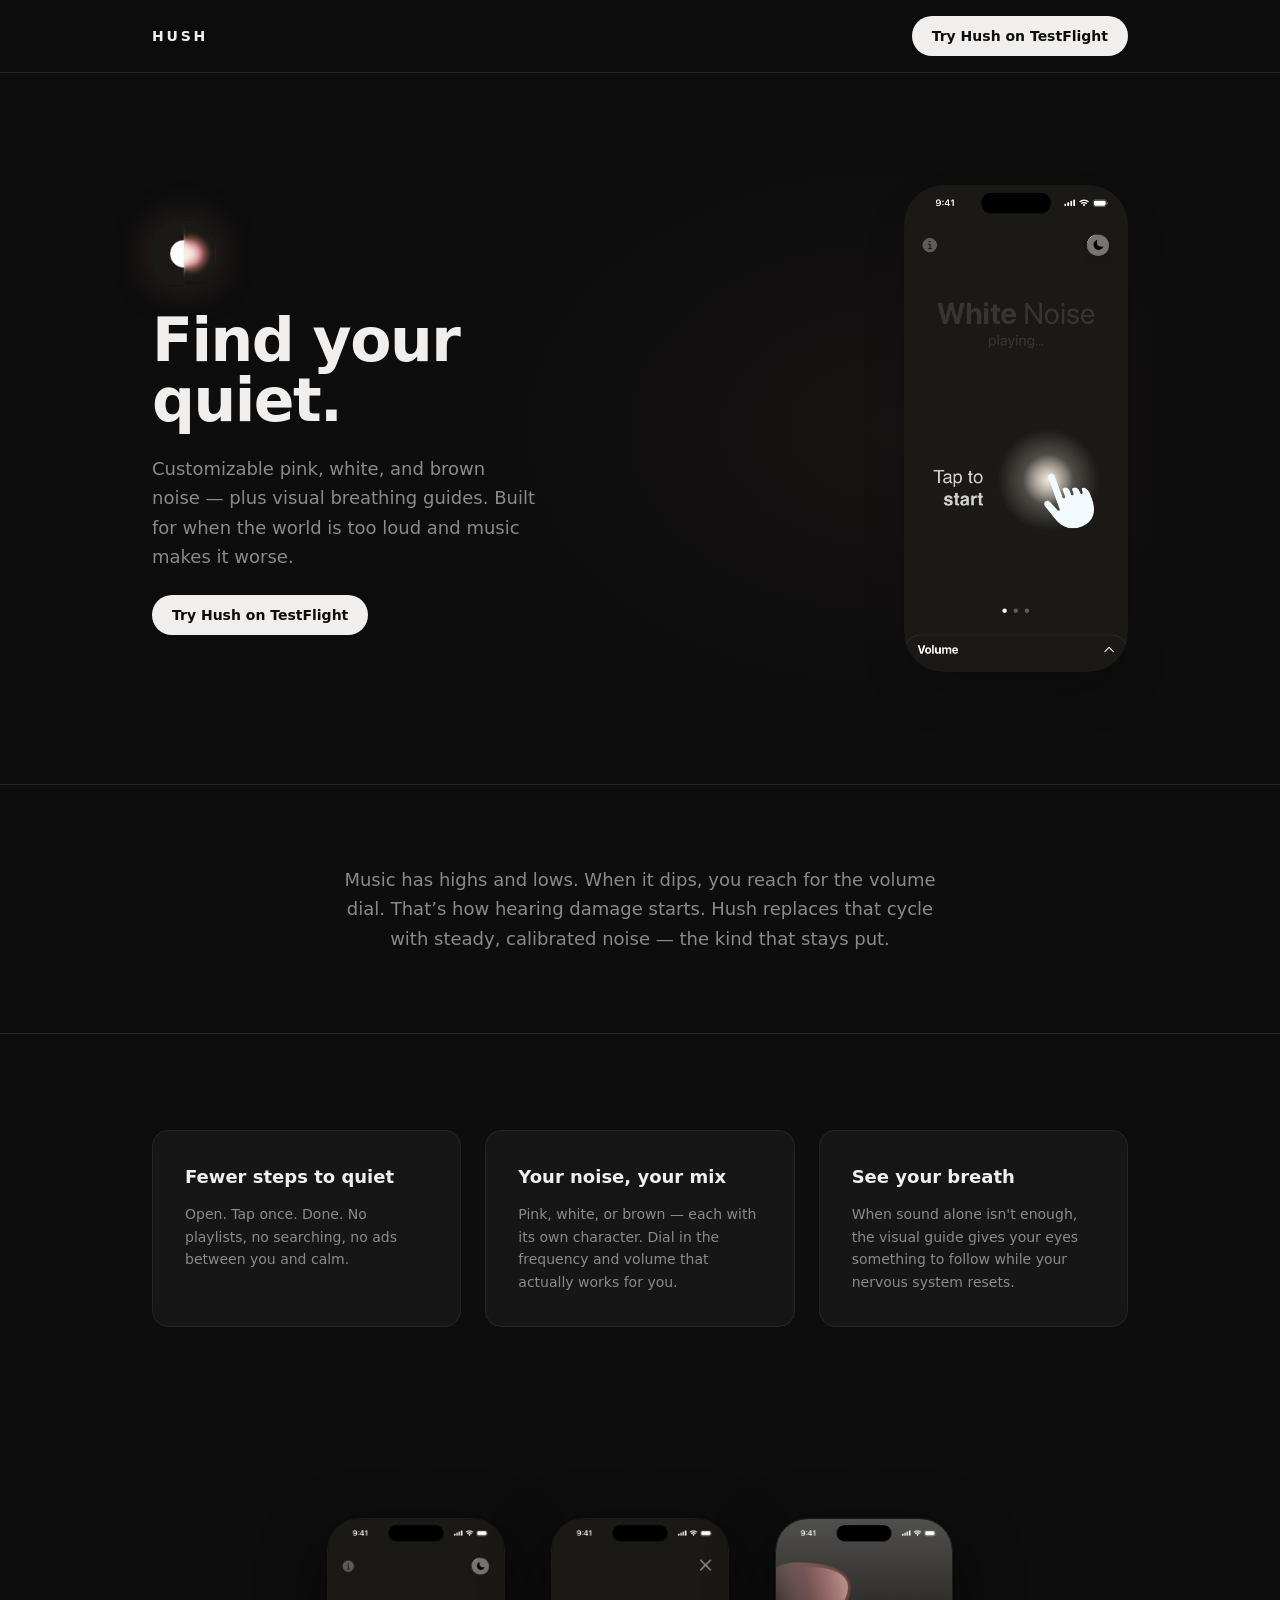
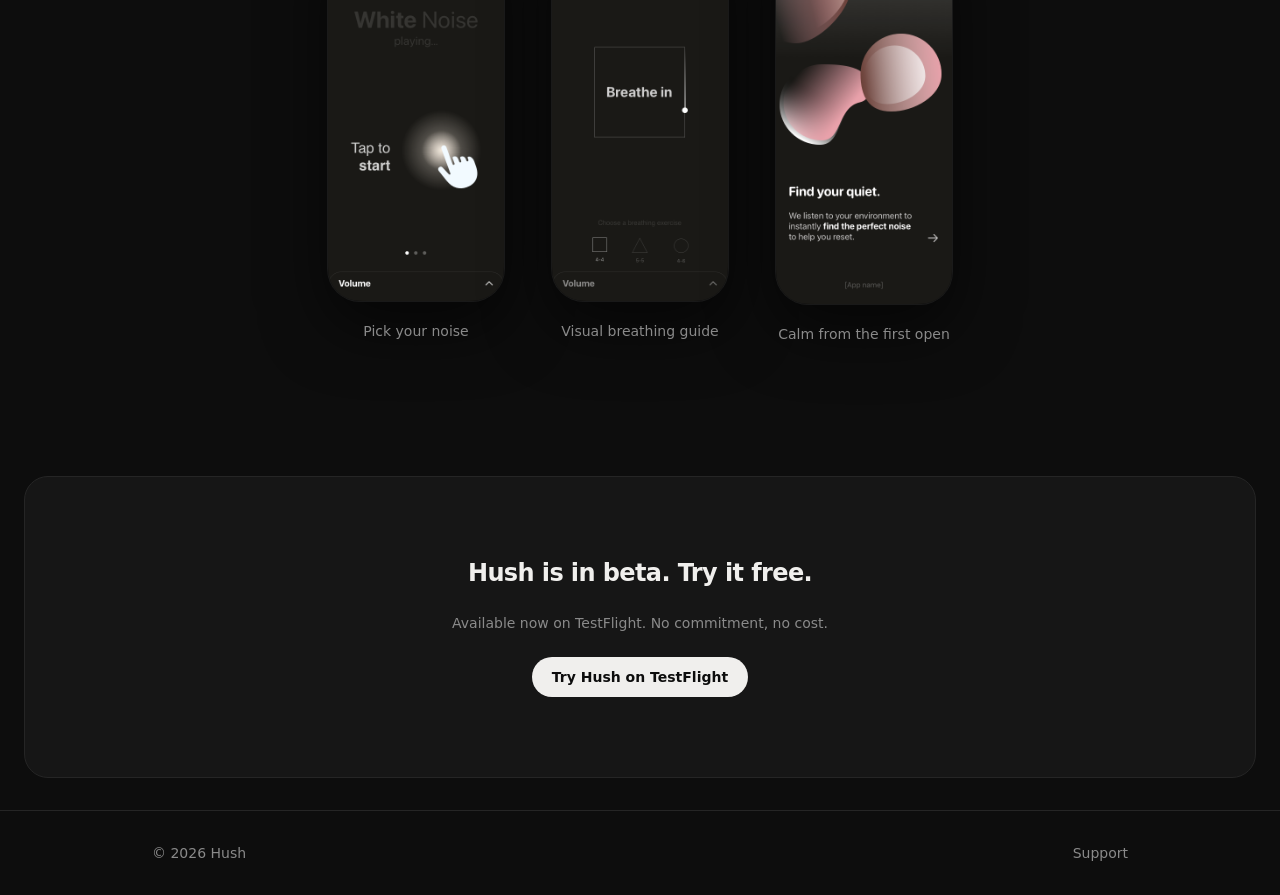
<file: docs/index.html>
<html lang="en-US">
	<head>
		<meta charset="utf-8"/>
		<meta content="width=device-width, initial-scale=1" name="viewport"/>
		<title>
			Hush — Find your quiet.
		</title>
		<meta content="Customizable pink, white, and brown noise — plus visual breathing guides. Built for overstimulated travelers." name="description"/>
		<meta property="og:title" content="Hush — Find your quiet.">
		<meta property="og:description" content="Customizable pink, white, and brown noise — plus visual breathing guides. Built for overstimulated travelers.">
		<meta property="og:type" content="website">
		<meta property="og:image" content="./static/assets/onboarding-screen.png">
		<meta name="twitter:card" content="summary_large_image">
		<meta name="twitter:title" content="Hush — Find your quiet.">
		<meta name="twitter:description" content="Customizable pink, white, and brown noise — plus visual breathing guides. Built for overstimulated travelers.">
		<link href="./static/style-eb7f01f4.css" rel="stylesheet"/>
	</head>
	<body>
		<header class="site-header">
			<div class="site-nav">
				<a class="site-title" href="/">Hush</a>
				<a class="cta-btn" href="https://testflight.apple.com/join/gzQWREQf">Try Hush on TestFlight</a>
			</div>
		</header>
		<main>
			<div class="hero">
				<div class="hero-content">
					<img alt="Hush app icon" class="app-icon" src="./static/assets/app-icon.png"/>
					<h1 class="hero-headline">
						Find your quiet.
					</h1>
					<p class="hero-sub">
						Customizable pink, white, and brown noise — plus visual breathing guides. Built for when the world is too loud and music makes it worse.
					</p>
					<a class="cta-btn" href="https://testflight.apple.com/join/gzQWREQf">Try Hush on TestFlight</a>
				</div>
				<div class="hero-screenshot">
					<img alt="Hush noise player" class="phone-frame" src="./static/assets/main-screen.png"/>
				</div>
			</div>
			<div class="problem-section">
				<div class="problem-inner">
					<p>Music has highs and lows. When it dips, you reach for the volume dial. That’s how hearing damage starts. Hush replaces that cycle with steady, calibrated noise — the kind that stays put.</p>
				</div>
			</div>
			<div class="features-section" id="features">
				<div class="section-inner">
					<div class="features-grid">
						<div class="feature-card">
							<h3>
								Fewer steps to quiet
							</h3>
							<p>
								Open. Tap once. Done. No playlists, no searching, no ads between you and calm.
							</p>
						</div>
						<div class="feature-card">
							<h3>
								Your noise, your mix
							</h3>
							<p>
								Pink, white, or brown — each with its own character. Dial in the frequency and volume that actually works for you.
							</p>
						</div>
						<div class="feature-card">
							<h3>
								See your breath
							</h3>
							<p>
								When sound alone isn&apos;t enough, the visual guide gives your eyes something to follow while your nervous system resets.
							</p>
						</div>
					</div>
				</div>
			</div>
			<div class="screenshots-section">
				<div class="section-inner">
					<div class="screenshots-grid">
						<div class="screenshot-item">
							<img alt="Pick your noise" class="screenshot-img" src="./static/assets/main-screen.png"/>
							<p class="screenshot-label">
								Pick your noise
							</p>
						</div>
						<div class="screenshot-item">
							<img alt="Visual breathing guide" class="screenshot-img" src="./static/assets/breathing-guide-screen.png"/>
							<p class="screenshot-label">
								Visual breathing guide
							</p>
						</div>
						<div class="screenshot-item">
							<img alt="Calm from the first open" class="screenshot-img" src="./static/assets/onboarding-screen.png"/>
							<p class="screenshot-label">
								Calm from the first open
							</p>
						</div>
					</div>
				</div>
			</div>
			<div class="cta-section">
				<div class="cta-inner">
					<h2>
						Hush is in beta. Try it free.
					</h2>
					<p class="cta-desc">
						Available now on TestFlight. No commitment, no cost.
					</p>
					<a class="cta-btn" href="https://testflight.apple.com/join/gzQWREQf">Try Hush on TestFlight</a>
				</div>
			</div>
		</main>
		<footer>
			<div class="footer-inner">
				<span>© 2026 Hush</span>
				<div class="footer-links">
					<a href="mailto:christofer.theodore@gmail.com">Support</a>
				</div>
			</div>
		</footer>
	</body>
</html>
</file>
<file: docs/static/style-eb7f01f4.css>
/*! tailwindcss v4.2.1 | MIT License | https://tailwindcss.com */
@layer properties{@supports (((-webkit-hyphens:none)) and (not (margin-trim:inline))) or ((-moz-orient:inline) and (not (color:rgb(from red r g b)))){*,:before,:after,::backdrop{--tw-rotate-x:initial;--tw-rotate-y:initial;--tw-rotate-z:initial;--tw-skew-x:initial;--tw-skew-y:initial;--tw-font-weight:initial;--tw-tracking:initial;--tw-leading:initial;--tw-border-style:solid;--tw-backdrop-blur:initial;--tw-backdrop-brightness:initial;--tw-backdrop-contrast:initial;--tw-backdrop-grayscale:initial;--tw-backdrop-hue-rotate:initial;--tw-backdrop-invert:initial;--tw-backdrop-opacity:initial;--tw-backdrop-saturate:initial;--tw-backdrop-sepia:initial;--tw-shadow:0 0 #0000;--tw-shadow-color:initial;--tw-shadow-alpha:100%;--tw-inset-shadow:0 0 #0000;--tw-inset-shadow-color:initial;--tw-inset-shadow-alpha:100%;--tw-ring-color:initial;--tw-ring-shadow:0 0 #0000;--tw-inset-ring-color:initial;--tw-inset-ring-shadow:0 0 #0000;--tw-ring-inset:initial;--tw-ring-offset-width:0px;--tw-ring-offset-color:#fff;--tw-ring-offset-shadow:0 0 #0000}}}@layer theme{:root,:host{--font-sans:ui-sans-serif, system-ui, -apple-system, BlinkMacSystemFont, "Segoe UI", sans-serif;--font-mono:ui-monospace, SFMono-Regular, Menlo, Monaco, Consolas, "Liberation Mono", "Courier New", monospace;--color-white:#fff;--spacing:.25rem;--container-sm:24rem;--container-lg:32rem;--container-2xl:42rem;--container-3xl:48rem;--container-5xl:64rem;--text-sm:.875rem;--text-sm--line-height:calc(1.25 / .875);--text-lg:1.125rem;--text-lg--line-height:calc(1.75 / 1.125);--text-xl:1.25rem;--text-xl--line-height:calc(1.75 / 1.25);--text-2xl:1.5rem;--text-2xl--line-height:calc(2 / 1.5);--text-4xl:2.25rem;--text-4xl--line-height:calc(2.5 / 2.25);--text-5xl:3rem;--text-5xl--line-height:1;--text-6xl:3.75rem;--text-6xl--line-height:1;--font-weight-medium:500;--font-weight-semibold:600;--font-weight-bold:700;--tracking-tight:-.025em;--leading-relaxed:1.625;--radius-lg:.5rem;--radius-2xl:1rem;--radius-3xl:1.5rem;--default-transition-duration:.15s;--default-transition-timing-function:cubic-bezier(.4, 0, .2, 1);--default-font-family:var(--font-sans);--default-mono-font-family:var(--font-mono);--color-canvas:#0d0d0d;--color-surface:#161616;--color-ink:#f0efed;--color-muted:#8a8a8a;--color-line:#252525;--color-accent:#c47a7a}}@layer base{*,:after,:before,::backdrop{box-sizing:border-box;border:0 solid;margin:0;padding:0}::file-selector-button{box-sizing:border-box;border:0 solid;margin:0;padding:0}html,:host{-webkit-text-size-adjust:100%;tab-size:4;line-height:1.5;font-family:var(--default-font-family,ui-sans-serif, system-ui, sans-serif, "Apple Color Emoji", "Segoe UI Emoji", "Segoe UI Symbol", "Noto Color Emoji");font-feature-settings:var(--default-font-feature-settings,normal);font-variation-settings:var(--default-font-variation-settings,normal);-webkit-tap-highlight-color:transparent}hr{height:0;color:inherit;border-top-width:1px}abbr:where([title]){-webkit-text-decoration:underline dotted;text-decoration:underline dotted}h1,h2,h3,h4,h5,h6{font-size:inherit;font-weight:inherit}a{color:inherit;-webkit-text-decoration:inherit;-webkit-text-decoration:inherit;-webkit-text-decoration:inherit;text-decoration:inherit}b,strong{font-weight:bolder}code,kbd,samp,pre{font-family:var(--default-mono-font-family,ui-monospace, SFMono-Regular, Menlo, Monaco, Consolas, "Liberation Mono", "Courier New", monospace);font-feature-settings:var(--default-mono-font-feature-settings,normal);font-variation-settings:var(--default-mono-font-variation-settings,normal);font-size:1em}small{font-size:80%}sub,sup{vertical-align:baseline;font-size:75%;line-height:0;position:relative}sub{bottom:-.25em}sup{top:-.5em}table{text-indent:0;border-color:inherit;border-collapse:collapse}:-moz-focusring{outline:auto}progress{vertical-align:baseline}summary{display:list-item}ol,ul,menu{list-style:none}img,svg,video,canvas,audio,iframe,embed,object{vertical-align:middle;display:block}img,video{max-width:100%;height:auto}button,input,select,optgroup,textarea{font:inherit;font-feature-settings:inherit;font-variation-settings:inherit;letter-spacing:inherit;color:inherit;opacity:1;background-color:#0000;border-radius:0}::file-selector-button{font:inherit;font-feature-settings:inherit;font-variation-settings:inherit;letter-spacing:inherit;color:inherit;opacity:1;background-color:#0000;border-radius:0}:where(select:is([multiple],[size])) optgroup{font-weight:bolder}:where(select:is([multiple],[size])) optgroup option{padding-inline-start:20px}::file-selector-button{margin-inline-end:4px}::placeholder{opacity:1}@supports (not ((-webkit-appearance:-apple-pay-button))) or (contain-intrinsic-size:1px){::placeholder{color:currentColor}@supports (color:color-mix(in lab, red, red)){::placeholder{color:color-mix(in oklab, currentcolor 50%, transparent)}}}textarea{resize:vertical}::-webkit-search-decoration{-webkit-appearance:none}::-webkit-date-and-time-value{min-height:1lh;text-align:inherit}::-webkit-datetime-edit{display:inline-flex}::-webkit-datetime-edit-fields-wrapper{padding:0}::-webkit-datetime-edit{padding-block:0}::-webkit-datetime-edit-year-field{padding-block:0}::-webkit-datetime-edit-month-field{padding-block:0}::-webkit-datetime-edit-day-field{padding-block:0}::-webkit-datetime-edit-hour-field{padding-block:0}::-webkit-datetime-edit-minute-field{padding-block:0}::-webkit-datetime-edit-second-field{padding-block:0}::-webkit-datetime-edit-millisecond-field{padding-block:0}::-webkit-datetime-edit-meridiem-field{padding-block:0}::-webkit-calendar-picker-indicator{line-height:1}:-moz-ui-invalid{box-shadow:none}button,input:where([type=button],[type=reset],[type=submit]){appearance:button}::file-selector-button{appearance:button}::-webkit-inner-spin-button{height:auto}::-webkit-outer-spin-button{height:auto}[hidden]:where(:not([hidden=until-found])){display:none!important}*{box-sizing:border-box}html{scroll-behavior:smooth}body{background-color:var(--color-canvas);font-family:var(--font-sans);color:var(--color-ink);-webkit-font-smoothing:antialiased;-moz-osx-font-smoothing:grayscale}main{min-height:60vh}h1{font-size:var(--text-4xl);line-height:var(--tw-leading,var(--text-4xl--line-height));--tw-font-weight:var(--font-weight-bold);font-weight:var(--font-weight-bold);--tw-tracking:var(--tracking-tight);letter-spacing:var(--tracking-tight);color:var(--color-ink)}h2{font-size:var(--text-2xl);line-height:var(--tw-leading,var(--text-2xl--line-height));--tw-font-weight:var(--font-weight-semibold);font-weight:var(--font-weight-semibold);--tw-tracking:var(--tracking-tight);letter-spacing:var(--tracking-tight);color:var(--color-ink)}h3{font-size:var(--text-lg);line-height:var(--tw-leading,var(--text-lg--line-height));--tw-font-weight:var(--font-weight-semibold);font-weight:var(--font-weight-semibold);color:var(--color-ink)}p{--tw-leading:calc(var(--spacing) * 7);line-height:calc(var(--spacing) * 7);color:var(--color-muted)}a{transition-property:color,background-color,border-color,outline-color,text-decoration-color,fill,stroke,--tw-gradient-from,--tw-gradient-via,--tw-gradient-to;transition-timing-function:var(--tw-ease,var(--default-transition-timing-function));transition-duration:var(--tw-duration,var(--default-transition-duration))}ol,ul{margin-bottom:calc(var(--spacing) * 4);padding-left:calc(var(--spacing) * 6)}li{margin-bottom:calc(var(--spacing) * 1)}code{background-color:var(--color-surface);padding-inline:calc(var(--spacing) * 1.5);padding-block:calc(var(--spacing) * .5);color:var(--color-ink);border-radius:.25rem;font-size:.9em}pre{margin-bottom:calc(var(--spacing) * 4);border-radius:var(--radius-lg);background-color:var(--color-surface);padding:calc(var(--spacing) * 4);color:var(--color-ink);overflow-x:auto}pre code{padding:calc(var(--spacing) * 0);color:inherit;background-color:#0000}}@layer components{.site-header{top:calc(var(--spacing) * 0);z-index:50;border-bottom-style:var(--tw-border-style);border-bottom-width:1px;border-color:var(--color-line);background-color:#0d0d0df2;position:sticky}@supports (color:color-mix(in lab, red, red)){.site-header{background-color:color-mix(in oklab, var(--color-canvas) 95%, transparent)}}.site-header{--tw-backdrop-blur:blur(8px);-webkit-backdrop-filter:var(--tw-backdrop-blur,) var(--tw-backdrop-brightness,) var(--tw-backdrop-contrast,) var(--tw-backdrop-grayscale,) var(--tw-backdrop-hue-rotate,) var(--tw-backdrop-invert,) var(--tw-backdrop-opacity,) var(--tw-backdrop-saturate,) var(--tw-backdrop-sepia,);backdrop-filter:var(--tw-backdrop-blur,) var(--tw-backdrop-brightness,) var(--tw-backdrop-contrast,) var(--tw-backdrop-grayscale,) var(--tw-backdrop-hue-rotate,) var(--tw-backdrop-invert,) var(--tw-backdrop-opacity,) var(--tw-backdrop-saturate,) var(--tw-backdrop-sepia,)}.site-nav{max-width:var(--container-5xl);padding-inline:calc(var(--spacing) * 6);padding-block:calc(var(--spacing) * 4);justify-content:space-between;align-items:center;margin-inline:auto;display:flex}.site-title{font-size:var(--text-sm);line-height:var(--tw-leading,var(--text-sm--line-height));--tw-font-weight:var(--font-weight-bold);font-weight:var(--font-weight-bold);--tw-tracking:.2em;letter-spacing:.2em;color:var(--color-ink);text-transform:uppercase;text-decoration-line:none}@media (hover:hover){.site-title:hover{color:var(--color-accent);text-decoration-line:none}}.cta-btn{background-color:var(--color-ink);padding-inline:calc(var(--spacing) * 5);padding-block:calc(var(--spacing) * 2.5);font-size:var(--text-sm);line-height:var(--tw-leading,var(--text-sm--line-height));--tw-font-weight:var(--font-weight-semibold);font-weight:var(--font-weight-semibold);color:var(--color-canvas);transition-property:color,background-color,border-color,outline-color,text-decoration-color,fill,stroke,--tw-gradient-from,--tw-gradient-via,--tw-gradient-to;transition-timing-function:var(--tw-ease,var(--default-transition-timing-function));transition-duration:var(--tw-duration,var(--default-transition-duration));border-radius:3.40282e38px;align-items:center;text-decoration-line:none;display:inline-flex}@media (hover:hover){.cta-btn:hover{background-color:var(--color-white);text-decoration-line:none}}.section-inner{max-width:var(--container-5xl);padding-inline:calc(var(--spacing) * 6);margin-inline:auto}.hero{max-width:var(--container-5xl);align-items:center;gap:calc(var(--spacing) * 12);padding-inline:calc(var(--spacing) * 6);padding-block:calc(var(--spacing) * 28);flex-direction:column;margin-inline:auto;display:flex}@media (min-width:48rem){.hero{gap:calc(var(--spacing) * 20);flex-direction:row}}.hero{background:radial-gradient(60% 60% at 75%,#c47a7a0d 0%,#0000 70%)}.hero-content{align-items:center;gap:calc(var(--spacing) * 6);flex-direction:column;flex:1;display:flex}@media (min-width:48rem){.hero-content{align-items:flex-start}}.app-icon{height:calc(var(--spacing) * 16);width:calc(var(--spacing) * 16);border-radius:22px;box-shadow:0 0 40px #c47a7a40}.hero-headline{text-align:center;font-size:var(--text-5xl);line-height:var(--tw-leading,var(--text-5xl--line-height));--tw-font-weight:var(--font-weight-bold);font-weight:var(--font-weight-bold);--tw-tracking:var(--tracking-tight);letter-spacing:var(--tracking-tight);color:var(--color-ink)}@media (min-width:48rem){.hero-headline{text-align:left;font-size:var(--text-6xl);line-height:var(--tw-leading,var(--text-6xl--line-height))}}.hero-sub{max-width:var(--container-sm);text-align:center;font-size:var(--text-lg);line-height:var(--tw-leading,var(--text-lg--line-height));--tw-leading:var(--leading-relaxed);line-height:var(--leading-relaxed);color:var(--color-muted)}@media (min-width:48rem){.hero-sub{text-align:left}}.hero-screenshot{flex:1;justify-content:center;display:flex}@media (min-width:48rem){.hero-screenshot{justify-content:flex-end}}.phone-frame{width:calc(var(--spacing) * 52);--tw-shadow:0 25px 50px -12px var(--tw-shadow-color,#00000040);box-shadow:var(--tw-inset-shadow), var(--tw-inset-ring-shadow), var(--tw-ring-offset-shadow), var(--tw-ring-shadow), var(--tw-shadow);border-radius:2.5rem}@media (min-width:48rem){.phone-frame{width:calc(var(--spacing) * 56)}}.problem-section{border-block-style:var(--tw-border-style);border-block-width:1px;border-color:var(--color-line);padding-block:calc(var(--spacing) * 20)}.problem-inner{max-width:var(--container-2xl);padding-inline:calc(var(--spacing) * 6);text-align:center;margin-inline:auto}.problem-inner p{font-size:var(--text-lg);line-height:var(--tw-leading,var(--text-lg--line-height));--tw-leading:var(--leading-relaxed);line-height:var(--leading-relaxed);color:var(--color-muted)}.features-section{padding-block:calc(var(--spacing) * 24)}.features-grid{gap:calc(var(--spacing) * 6);display:grid}@media (min-width:48rem){.features-grid{grid-template-columns:repeat(3,minmax(0,1fr))}}.feature-card{border-radius:var(--radius-2xl);border-style:var(--tw-border-style);border-width:1px;border-color:var(--color-line);background-color:var(--color-surface);padding:calc(var(--spacing) * 8);transition-property:color,background-color,border-color,outline-color,text-decoration-color,fill,stroke,--tw-gradient-from,--tw-gradient-via,--tw-gradient-to;transition-timing-function:var(--tw-ease,var(--default-transition-timing-function));transition-duration:var(--tw-duration,var(--default-transition-duration))}@media (hover:hover){.feature-card:hover{border-color:var(--color-accent)}}.feature-card h3{margin-bottom:calc(var(--spacing) * 3)}.feature-card p{margin-bottom:calc(var(--spacing) * 0);font-size:var(--text-sm);line-height:var(--tw-leading,var(--text-sm--line-height));--tw-leading:var(--leading-relaxed);line-height:var(--leading-relaxed)}.screenshots-section{padding-block:calc(var(--spacing) * 24)}.screenshots-grid{justify-content:center;align-items:center;gap:calc(var(--spacing) * 12);flex-direction:column;display:flex}@media (min-width:48rem){.screenshots-grid{flex-direction:row;align-items:flex-start}}.screenshot-item{align-items:center;gap:calc(var(--spacing) * 4);flex-direction:column;display:flex}.screenshot-img{width:calc(var(--spacing) * 44);border-radius:2rem;box-shadow:0 0 0 1px #ffffff12,0 24px 64px #0009}.screenshot-label{margin-bottom:calc(var(--spacing) * 0);font-size:var(--text-sm);line-height:var(--tw-leading,var(--text-sm--line-height));color:var(--color-muted)}.cta-section{margin-inline:calc(var(--spacing) * 6);margin-block:calc(var(--spacing) * 8);border-radius:var(--radius-3xl);border-style:var(--tw-border-style);border-width:1px;border-color:var(--color-line);background-color:var(--color-surface)}.cta-inner{max-width:var(--container-lg);align-items:center;gap:calc(var(--spacing) * 5);padding-inline:calc(var(--spacing) * 8);padding-block:calc(var(--spacing) * 20);text-align:center;flex-direction:column;margin-inline:auto;display:flex}.cta-inner h2{margin-bottom:calc(var(--spacing) * 0)}.cta-desc{margin-bottom:calc(var(--spacing) * 0);font-size:var(--text-sm);line-height:var(--tw-leading,var(--text-sm--line-height));color:var(--color-muted)}.page,article{margin-inline:auto;margin-block:calc(var(--spacing) * 8);max-width:var(--container-3xl);border-radius:var(--radius-2xl);border-style:var(--tw-border-style);border-width:1px;border-color:var(--color-line);background-color:var(--color-surface);padding:calc(var(--spacing) * 8)}.tags{margin-bottom:calc(var(--spacing) * 5);gap:calc(var(--spacing) * 2);padding:calc(var(--spacing) * 0);flex-wrap:wrap;list-style-type:none;display:flex}.tags li{margin:calc(var(--spacing) * 0)}.tags a{background-color:var(--color-canvas);padding-inline:calc(var(--spacing) * 3);padding-block:calc(var(--spacing) * 1);font-size:var(--text-sm);line-height:var(--tw-leading,var(--text-sm--line-height));--tw-font-weight:var(--font-weight-medium);font-weight:var(--font-weight-medium);color:var(--color-muted);--tw-ring-shadow:var(--tw-ring-inset,) 0 0 0 calc(1px + var(--tw-ring-offset-width)) var(--tw-ring-color,currentcolor);box-shadow:var(--tw-inset-shadow), var(--tw-inset-ring-shadow), var(--tw-ring-offset-shadow), var(--tw-ring-shadow), var(--tw-shadow);--tw-ring-color:var(--color-line);border-radius:3.40282e38px;text-decoration-line:none}@media (hover:hover){.tags a:hover{color:var(--color-ink);text-decoration-line:none}}.article-card{border-bottom-style:var(--tw-border-style);border-bottom-width:1px;border-color:var(--color-line);padding-block:calc(var(--spacing) * 5)}.article-card:last-child{border-bottom-style:var(--tw-border-style);border-bottom-width:0}.article-card h2{margin:calc(var(--spacing) * 0);margin-bottom:calc(var(--spacing) * 2);font-size:var(--text-xl);line-height:var(--tw-leading,var(--text-xl--line-height))}.article-card p{margin:calc(var(--spacing) * 0)}footer{border-top-style:var(--tw-border-style);border-top-width:1px;border-color:var(--color-line);padding-block:calc(var(--spacing) * 8)}.footer-inner{max-width:var(--container-5xl);justify-content:space-between;align-items:center;gap:calc(var(--spacing) * 3);padding-inline:calc(var(--spacing) * 6);font-size:var(--text-sm);line-height:var(--tw-leading,var(--text-sm--line-height));color:var(--color-muted);flex-direction:column;margin-inline:auto;display:flex}@media (min-width:48rem){.footer-inner{flex-direction:row}}.footer-links{align-items:center;gap:calc(var(--spacing) * 6);display:flex}.footer-links a{color:var(--color-muted);text-decoration-line:none}@media (hover:hover){.footer-links a:hover{color:var(--color-ink);text-decoration-line:none}}}@layer utilities{.static{position:static}.end{inset-inline-end:var(--spacing)}.contents{display:contents}.transform{transform:var(--tw-rotate-x,) var(--tw-rotate-y,) var(--tw-rotate-z,) var(--tw-skew-x,) var(--tw-skew-y,)}.lowercase{text-transform:lowercase}}@property --tw-rotate-x{syntax:"*";inherits:false}@property --tw-rotate-y{syntax:"*";inherits:false}@property --tw-rotate-z{syntax:"*";inherits:false}@property --tw-skew-x{syntax:"*";inherits:false}@property --tw-skew-y{syntax:"*";inherits:false}@property --tw-font-weight{syntax:"*";inherits:false}@property --tw-tracking{syntax:"*";inherits:false}@property --tw-leading{syntax:"*";inherits:false}@property --tw-border-style{syntax:"*";inherits:false;initial-value:solid}@property --tw-backdrop-blur{syntax:"*";inherits:false}@property --tw-backdrop-brightness{syntax:"*";inherits:false}@property --tw-backdrop-contrast{syntax:"*";inherits:false}@property --tw-backdrop-grayscale{syntax:"*";inherits:false}@property --tw-backdrop-hue-rotate{syntax:"*";inherits:false}@property --tw-backdrop-invert{syntax:"*";inherits:false}@property --tw-backdrop-opacity{syntax:"*";inherits:false}@property --tw-backdrop-saturate{syntax:"*";inherits:false}@property --tw-backdrop-sepia{syntax:"*";inherits:false}@property --tw-shadow{syntax:"*";inherits:false;initial-value:0 0 #0000}@property --tw-shadow-color{syntax:"*";inherits:false}@property --tw-shadow-alpha{syntax:"<percentage>";inherits:false;initial-value:100%}@property --tw-inset-shadow{syntax:"*";inherits:false;initial-value:0 0 #0000}@property --tw-inset-shadow-color{syntax:"*";inherits:false}@property --tw-inset-shadow-alpha{syntax:"<percentage>";inherits:false;initial-value:100%}@property --tw-ring-color{syntax:"*";inherits:false}@property --tw-ring-shadow{syntax:"*";inherits:false;initial-value:0 0 #0000}@property --tw-inset-ring-color{syntax:"*";inherits:false}@property --tw-inset-ring-shadow{syntax:"*";inherits:false;initial-value:0 0 #0000}@property --tw-ring-inset{syntax:"*";inherits:false}@property --tw-ring-offset-width{syntax:"<length>";inherits:false;initial-value:0}@property --tw-ring-offset-color{syntax:"*";inherits:false;initial-value:#fff}@property --tw-ring-offset-shadow{syntax:"*";inherits:false;initial-value:0 0 #0000}
</file>
